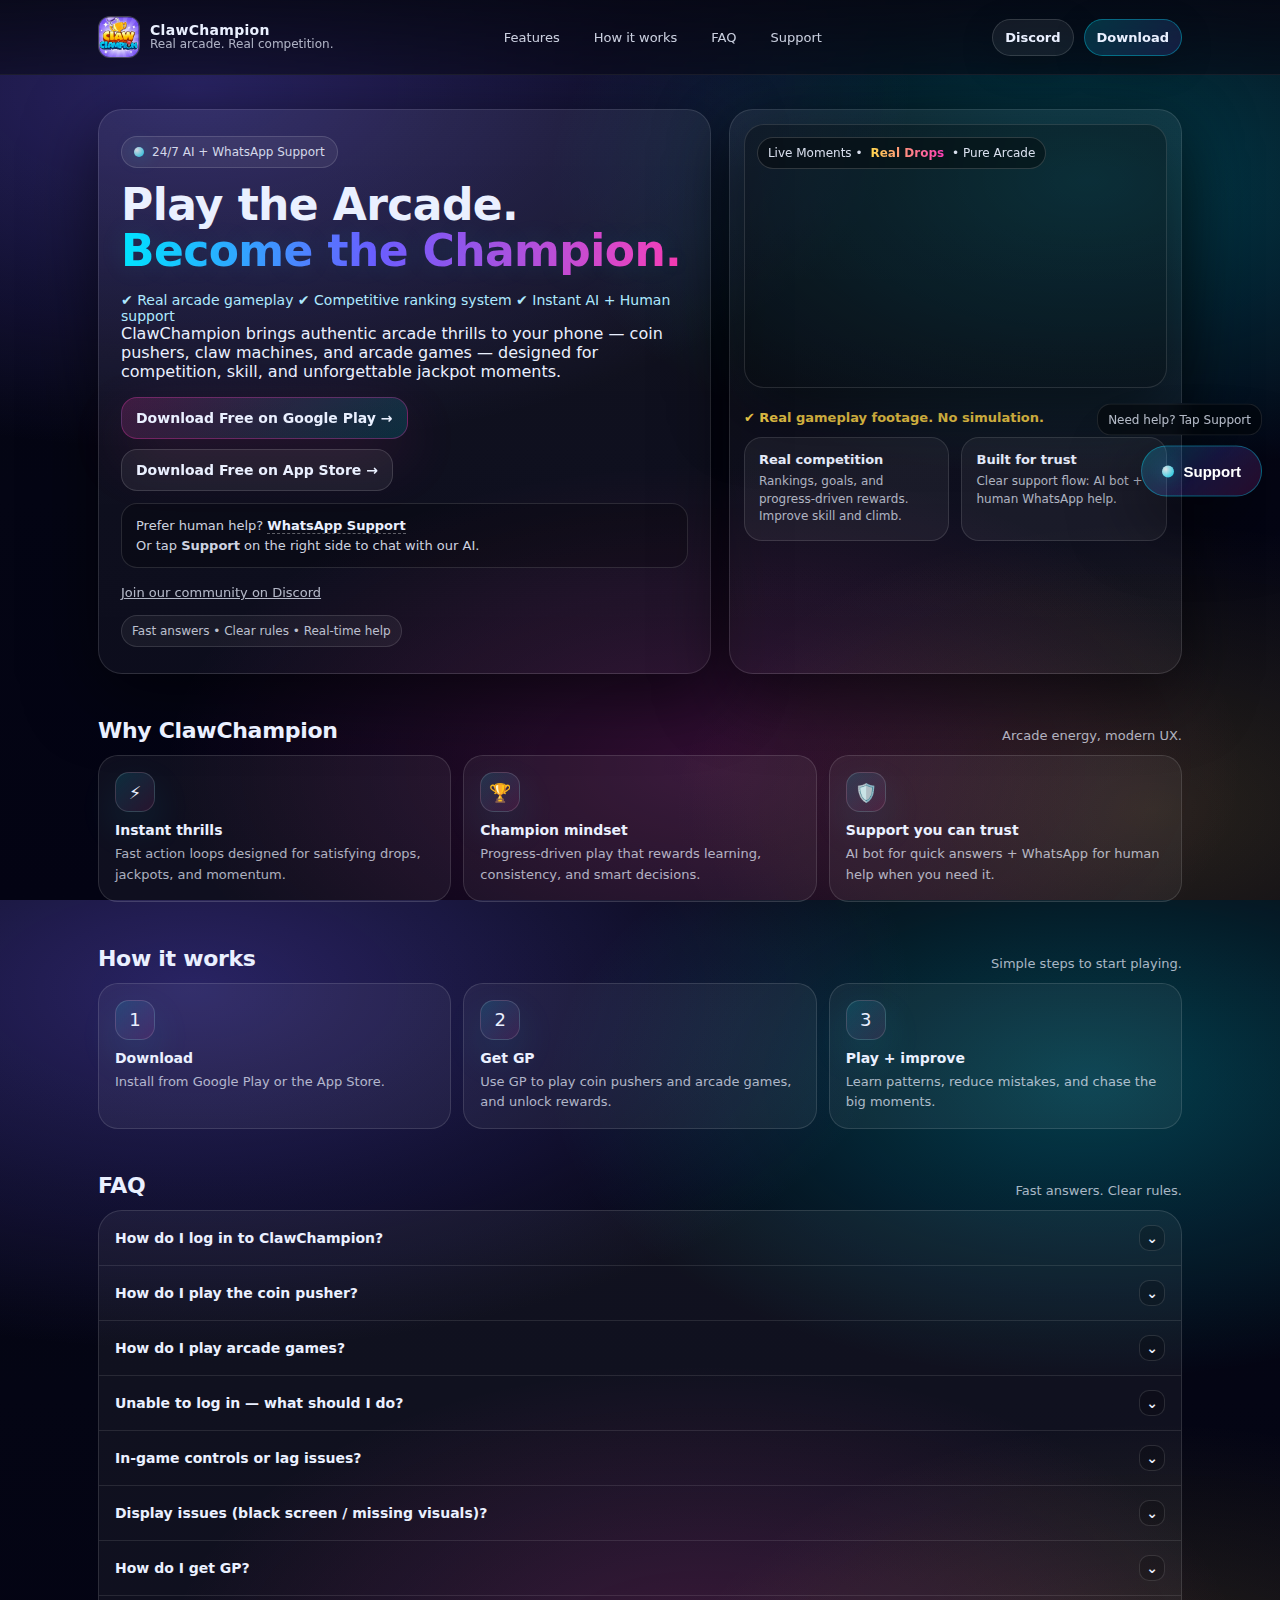
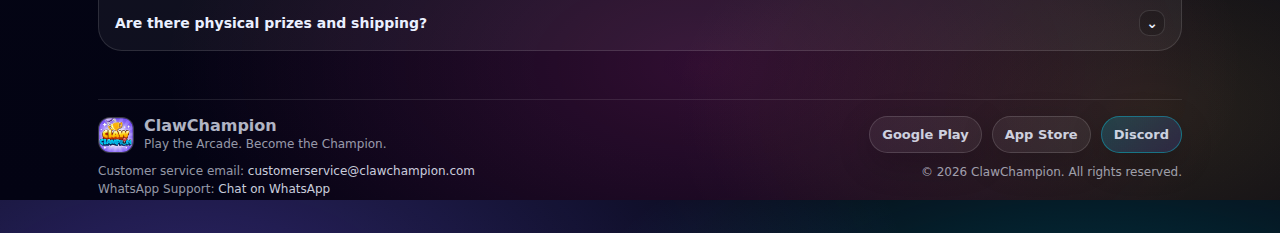
<file: index.html>
<!doctype html>
<html lang="en">
<head>
  <!-- Google Tag Manager -->
  <script>
  (function(w,d,s,l,i){w[l]=w[l]||[];w[l].push({'gtm.start':
  new Date().getTime(),event:'gtm.js'});var f=d.getElementsByTagName(s)[0],
  j=d.createElement(s),dl=l!='dataLayer'?'&l='+l:'';j.async=true;j.src=
  'https://www.googletagmanager.com/gtm.js?id='+i+dl;f.parentNode.insertBefore(j,f);
  })(window,document,'script','dataLayer','GTM-NJ35GM2Z');
  </script>
  <!-- End Google Tag Manager -->

  <meta charset="UTF-8" />
  <meta name="viewport" content="width=device-width, initial-scale=1" />
  <title>ClawChampion — Play the Arcade. Become the Champion.</title>
  <meta name="description" content="Real arcade thrills on your phone: coin pushers, claw machines, and arcade games. Play the Arcade. Become the Champion." />

  <style>
    :root{
      --bg:#060713;
      --card: rgba(255,255,255,.06);
      --text:#EAF0FF;
      --muted: rgba(234,240,255,.72);
      --n1:#6D5BFF;
      --n2:#00E5FF;
      --n3:#FF3DB8;
      --n4:#FFD84D;
      --shadow: 0 18px 70px rgba(0,0,0,.55);
      --radius2: 24px;
      --max: 1120px;
    }

    *{box-sizing:border-box}
    html,body{height:100%}
    body{
      margin:0;
      font-family: ui-sans-serif, system-ui, -apple-system, Segoe UI, Roboto, Helvetica, Arial, "Apple Color Emoji","Segoe UI Emoji";
      color:var(--text);
      background:
        radial-gradient(1200px 600px at 15% 10%, rgba(109,91,255,.35), transparent 60%),
        radial-gradient(900px 500px at 85% 20%, rgba(0,229,255,.25), transparent 60%),
        radial-gradient(900px 500px at 55% 85%, rgba(255,61,184,.18), transparent 60%),
        radial-gradient(800px 480px at 90% 90%, rgba(255,216,77,.14), transparent 60%),
        linear-gradient(180deg, #050610, #040514 55%, #030313);
      overflow-x:hidden;
    }

    a{color:inherit}
    .wrap{max-width:var(--max); margin:0 auto; padding:0 18px;}

    /* Top nav */
    .nav{
      position:sticky; top:0; z-index:50;
      backdrop-filter: blur(14px);
      background: linear-gradient(180deg, rgba(6,7,19,.82), rgba(6,7,19,.55));
      border-bottom:1px solid rgba(255,255,255,.08);
    }
    .nav-inner{
      height:74px;
      display:flex;
      align-items:center;
      justify-content:space-between;
      gap:14px;
    }
    .brand{
      display:flex; align-items:center; gap:10px;
      text-decoration:none;
    }
    /* Use real image logo */
    .logo-img{
      width:42px; height:42px;
      border-radius:12px;
      display:block;
      object-fit:cover;
      border:1px solid rgba(255,255,255,.18);
      background: rgba(255,255,255,.06);
      filter:none !important;
      -webkit-filter:none !important;
      mix-blend-mode:normal !important;
      opacity:1 !important;
    }
    .brand-text{display:flex; flex-direction:column; line-height:1.1}
    .brand-text strong{font-size:14px; letter-spacing:.3px}
    .brand-text span{font-size:12px; color:var(--muted)}
    .menu{
      display:flex; align-items:center; gap:14px;
    }
    .menu a{
      text-decoration:none;
      font-size:13px;
      color:rgba(234,240,255,.86);
      padding:10px 10px;
      border-radius:12px;
      transition:.18s ease;
    }
    .menu a:hover{background:rgba(255,255,255,.06)}
    .nav-cta{display:flex; align-items:center; gap:10px}
    .pill{
      display:inline-flex; align-items:center; gap:10px;
      padding:10px 12px;
      border-radius:999px;
      border:1px solid rgba(255,255,255,.14);
      background:rgba(255,255,255,.06);
      text-decoration:none;
      font-weight:700;
      font-size:13px;
      transition:.18s ease;
      box-shadow: 0 10px 35px rgba(0,0,0,.20);
      white-space:nowrap;
    }
    .pill:hover{transform: translateY(-1px); background:rgba(255,255,255,.08)}
    .pill.primary{
      border:1px solid rgba(0,229,255,.35);
      background: linear-gradient(135deg, rgba(0,229,255,.18), rgba(109,91,255,.16));
    }

    /* Mobile menu */
    .burger{
      display:none;
      width:42px; height:42px;
      border-radius:14px;
      border:1px solid rgba(255,255,255,.14);
      background:rgba(255,255,255,.06);
      color:var(--text);
      cursor:pointer;
    }
    .burger:active{transform:scale(.98)}
    .mobile{
      display:none;
      padding:0 18px 14px;
    }
    .mobile a{
      display:block;
      text-decoration:none;
      padding:12px 12px;
      border-radius:14px;
      background:rgba(255,255,255,.05);
      border:1px solid rgba(255,255,255,.10);
      margin-top:10px;
      font-size:14px;
    }

    /* Hero */
    .hero{padding:34px 0 22px}
    .hero-grid{
      display:grid;
      grid-template-columns: 1.15fr .85fr;
      gap:18px;
      align-items:stretch;
    }
    .card{
      border:1px solid rgba(255,255,255,.12);
      background: linear-gradient(180deg, rgba(255,255,255,.06), rgba(255,255,255,.04));
      border-radius:var(--radius2);
      box-shadow: var(--shadow);
    }
    .hero-left{padding:26px 22px}
    .tag{
      display:inline-flex;
      gap:8px;
      align-items:center;
      font-size:12px;
      color:rgba(234,240,255,.88);
      padding:8px 12px;
      border-radius:999px;
      border:1px solid rgba(255,255,255,.14);
      background: rgba(255,255,255,.06);
    }
    .tag i{
      width:10px;height:10px;border-radius:999px;
      background: radial-gradient(circle at 30% 30%, rgba(255,255,255,.8), rgba(0,229,255,.75));
      box-shadow: 0 0 18px rgba(0,229,255,.35);
    }
    h1{
      margin:14px 0 10px;
      font-size:44px;
      line-height:1.05;
      letter-spacing:-.6px;
    }
    .grad{
      background: linear-gradient(90deg, var(--n2), var(--n1) 45%, var(--n3));
      -webkit-background-clip:text;
      background-clip:text;
      color:transparent;
      text-shadow: 0 0 28px rgba(0,229,255,.10);
    }
    .sub{
      color:var(--muted);
      font-size:15px;
      line-height:1.6;
      margin:0 0 18px;
      max-width:56ch;
    }
    .cta-row{
      display:flex;
      flex-wrap:wrap;
      gap:10px;
      align-items:center;
      margin-top:10px;
    }
    .btn{
      display:inline-flex;
      align-items:center;
      justify-content:center;
      gap:10px;
      padding:12px 14px;
      border-radius:16px;
      border:1px solid rgba(255,255,255,.14);
      background: rgba(255,255,255,.06);
      text-decoration:none;
      font-weight:800;
      font-size:14px;
      transition:.18s ease;
      min-width:170px;
    }
    .btn:hover{transform: translateY(-1px); background: rgba(255,255,255,.09)}
    .btn.primary{
      border:1px solid rgba(255,61,184,.30);
      background: linear-gradient(135deg, rgba(255,61,184,.18), rgba(0,229,255,.14));
      box-shadow: 0 20px 60px rgba(255,61,184,.12);
    }
    .btn small{font-weight:700; opacity:.86}
    .support-note{
      margin-top:12px;
      padding:12px 14px;
      border-radius:16px;
      border:1px solid rgba(255,255,255,.12);
      background: rgba(0,0,0,.22);
      color:rgba(234,240,255,.88);
      font-size:13px;
      line-height:1.5;
    }
    .support-note a{color:#EAF0FF; font-weight:800; text-decoration:none; border-bottom:1px dashed rgba(255,255,255,.35)}
    .support-note a:hover{border-bottom-color:rgba(255,255,255,.7)}
    .mini{
      display:flex; gap:10px; flex-wrap:wrap;
      margin-top:14px;
      color:rgba(234,240,255,.78);
      font-size:12px;
    }
    .mini span{
      padding:8px 10px;
      border-radius:999px;
      border:1px solid rgba(255,255,255,.12);
      background: rgba(255,255,255,.05);
    }

    .hero-right{
      padding:14px;
      display:flex;
      flex-direction:column;
      gap:12px;
    }
    .video-shell{
      position:relative;
      border-radius: 20px;
      overflow:hidden;
      border:1px solid rgba(255,255,255,.12);
      background: rgba(0,0,0,.35);
      box-shadow: 0 20px 70px rgba(0,0,0,.55);
      aspect-ratio: 16/10;
    }
    .video-shell video{
      width:100%;
      height:100%;
      object-fit:cover;
      display:block;
      filter:saturate(1.15) contrast(1.08);
    }
    .video-badge{
      position:absolute;
      left:12px; top:12px;
      display:inline-flex; gap:8px; align-items:center;
      padding:8px 10px;
      border-radius:999px;
      border:1px solid rgba(255,255,255,.16);
      background: rgba(0,0,0,.38);
      font-size:12px;
      color:rgba(234,240,255,.92);
      backdrop-filter: blur(10px);
    }
    .video-badge b{
      background: linear-gradient(90deg, var(--n4), var(--n3));
      -webkit-background-clip:text;
      background-clip:text;
      color:transparent;
    }
    .side-cards{
      display:grid;
      grid-template-columns: 1fr 1fr;
      gap:12px;
    }
    .mini-card{
      padding:14px 14px;
      border-radius:18px;
      border:1px solid rgba(255,255,255,.12);
      background: rgba(255,255,255,.05);
    }
    .mini-card strong{display:block; font-size:13px; margin-bottom:6px}
    .mini-card p{margin:0; font-size:12px; color:var(--muted); line-height:1.45}

    /* Sections */
    section{padding:22px 0}
    .section-title{
      display:flex;
      align-items:flex-end;
      justify-content:space-between;
      gap:12px;
      margin-bottom:12px;
    }
    .section-title h2{
      margin:0;
      font-size:22px;
      letter-spacing:-.3px;
    }
    .section-title p{
      margin:0;
      color:var(--muted);
      font-size:13px;
    }

    .grid3{
      display:grid;
      grid-template-columns: repeat(3, 1fr);
      gap:12px;
    }
    .feature{
      padding:16px;
      border-radius:20px;
      border:1px solid rgba(255,255,255,.12);
      background: rgba(255,255,255,.05);
      min-height:132px;
    }
    .feature .icon{
      width:40px;height:40px;border-radius:14px;
      display:flex;align-items:center;justify-content:center;
      border:1px solid rgba(255,255,255,.14);
      background: linear-gradient(135deg, rgba(0,229,255,.14), rgba(255,61,184,.10));
      box-shadow: 0 16px 40px rgba(0,229,255,.10);
      margin-bottom:10px;
      font-size:18px;
    }
    .feature strong{display:block; font-size:14px; margin-bottom:6px}
    .feature p{margin:0; color:var(--muted); font-size:13px; line-height:1.55}

    /* FAQ */
    .faq{
      overflow:hidden;
      border-radius:var(--radius2);
      border:1px solid rgba(255,255,255,.12);
      background: rgba(255,255,255,.05);
    }
    details{
      border-top:1px solid rgba(255,255,255,.10);
      padding:14px 16px;
    }
    details:first-child{border-top:none}
    summary{
      cursor:pointer;
      list-style:none;
      display:flex;
      align-items:center;
      justify-content:space-between;
      gap:10px;
      font-weight:800;
      font-size:14px;
    }
    summary::-webkit-details-marker{display:none}
    .ans{
      margin-top:10px;
      color:var(--muted);
      font-size:13px;
      line-height:1.6;
    }
    .chev{
      width:26px;height:26px;border-radius:10px;
      border:1px solid rgba(255,255,255,.12);
      background: rgba(0,0,0,.18);
      display:flex;align-items:center;justify-content:center;
      flex:0 0 auto;
      transition:.18s ease;
    }
    details[open] .chev{transform: rotate(180deg)}

    /* Footer */
    footer{padding:26px 0 34px; color:rgba(234,240,255,.75)}
    .foot{
      display:grid;
      grid-template-columns: 1.2fr .8fr;
      gap:14px;
      border-top:1px solid rgba(255,255,255,.10);
      padding-top:16px;
    }
    .foot a{color:rgba(234,240,255,.86); text-decoration:none}
    .foot a:hover{text-decoration:underline}
    .small{font-size:12px; color:rgba(234,240,255,.64); line-height:1.55}

    /* Responsive */
    @media (max-width: 980px){
      h1{font-size:40px}
      .grid3{grid-template-columns:1fr; }
      .hero-grid{grid-template-columns:1fr}
      .side-cards{grid-template-columns:1fr 1fr}
    }
    @media (max-width: 720px){
      .menu{display:none}
      .nav-cta{display:none}
      .burger{display:inline-flex; align-items:center; justify-content:center}
      .mobile{display:block}
      .side-cards{grid-template-columns:1fr}
      h1{font-size:34px}
      .btn{min-width: 160px; width:100%}
      .cta-row{gap:10px}
    }

    /* ===== Support Hub (Floating) ===== */
    .support-hub{
      position: fixed;
      right: 18px;
      left: auto;
      top: 50%;
      bottom: auto;
      transform: translateY(-50%);
      z-index: 99999;
      display: flex;
      flex-direction: column;
      align-items: flex-end;
      gap: 10px;
    }
    .support-hub__panel{
      width: min(92vw, 340px);
      border-radius: 18px;
      border: 1px solid rgba(255,255,255,.16);
      background: rgba(0,0,0,.55);
      backdrop-filter: blur(14px);
      box-shadow: 0 24px 80px rgba(0,0,0,.60);
      overflow: hidden;
      display: none;
    }
    .support-hub__panel.open{display:block;}
    .support-hub__header{
      padding: 12px 14px;
      display:flex;
      justify-content: space-between;
      align-items:center;
      border-bottom: 1px solid rgba(255,255,255,.10);
    }
    .support-hub__header strong{font-size:13px; letter-spacing:.2px;}
    .support-hub__close{
      width: 34px; height: 34px;
      border-radius: 12px;
      border: 1px solid rgba(255,255,255,.14);
      background: rgba(255,255,255,.06);
      color: #fff;
      cursor:pointer;
    }
    .support-hub__body{padding: 12px 12px 14px;}
    .support-hub__btn{
      width:100%;
      display:flex;
      align-items:center;
      gap:10px;
      padding: 12px 12px;
      border-radius: 16px;
      border: 1px solid rgba(255,255,255,.14);
      background: rgba(255,255,255,.06);
      color:#fff;
      text-decoration:none;
      font-weight: 800;
      margin-top: 10px;
      transition: .18s ease;
    }
    .support-hub__btn:hover{transform: translateY(-1px); background: rgba(255,255,255,.10)}
    .support-hub__btn small{display:block; font-weight:700; opacity:.78}
    .support-hub__dot{
      width: 12px; height: 12px; border-radius:999px;
      background: radial-gradient(circle at 30% 30%, rgba(255,255,255,.85), rgba(0,229,255,.85));
      box-shadow: 0 0 18px rgba(0,229,255,.35);
      flex: 0 0 auto;
    }
    .support-hub__dot.wa{
      background: radial-gradient(circle at 30% 30%, rgba(255,255,255,.85), rgba(0,255,163,.85));
      box-shadow: 0 0 18px rgba(0,255,163,.35);
    }
    .support-hub__fab{
      display:inline-flex;
      align-items:center;
      gap:10px;
      padding: 16px 20px;
      border-radius: 999px;
      border: 1px solid rgba(0,229,255,.35);
      background: linear-gradient(135deg, rgba(0,229,255,.20), rgba(109,91,255,.18), rgba(255,61,184,.14));
      box-shadow: 0 22px 70px rgba(0,0,0,.55);
      color:#fff;
      cursor:pointer;
      font-weight: 900;
      font-size: 15px;
      transition: .18s ease;
      user-select:none;
      -webkit-tap-highlight-color: transparent;
    }
    .support-hub__fab:hover{transform: translateY(-1px);}
    .support-hub__hint{
      font-size: 12px;
      color: rgba(234,240,255,.76);
      background: rgba(0,0,0,.40);
      border: 1px solid rgba(255,255,255,.10);
      padding: 8px 10px;
      border-radius: 14px;
      backdrop-filter: blur(10px);
      max-width: 220px;
      text-align:right;
    }
    @media (max-width:720px){
      .support-hub{top:auto; bottom:18px; transform:none;}
      .support-hub__hint{display:none;}
    }

    /* ===== Hide ONLY the Chatbase launcher bubble (keep widget clickable) ===== */
#chatbase-bubble,
#chatbase-bubble-button,
.chatbase-bubble,
.chatbase-launcher,
.chatbase-tooltip{
  opacity: 0 !important;
  pointer-events: none !important;
  transform: scale(.92) !important;
}

/* Keep the actual chat window / iframe interactive */
iframe[src*="chatbase.co"],
#chatbase-widget,
.chatbase-widget{
  opacity: 1 !important;
  pointer-events: auto !important;
}
    /* ===== Hide Chatbase welcome toast/banner only ===== */
.chatbase-toast,
#chatbase-message,
#chatbase-tooltip,
div[role="dialog"][aria-live],
div[aria-live="polite"],
div[aria-live="assertive"]{
  display: none !important;
}
    /* Anchor offset for sticky nav */
#download{
  scroll-margin-top: 96px;
}
    /* ===== Download CTA glow (breathing) ===== */
@keyframes dlGlow {
  0%   { box-shadow: 0 0 0 rgba(0,0,0,0); transform: translateY(0); }
  55%  { box-shadow: 0 0 26px rgba(0,229,255,.22), 0 0 46px rgba(255,61,184,.14); transform: translateY(-1px); }
  100% { box-shadow: 0 0 0 rgba(0,0,0,0); transform: translateY(0); }
}
.btn.dl{
  animation: dlGlow 1.9s ease-in-out infinite;
  will-change: box-shadow, transform;
}

/* Make primary (Google) slightly stronger */
.btn.primary.dl{
  animation-duration: 1.6s;
}

/* Respect users who prefer reduced motion */
@media (prefers-reduced-motion: reduce){
  .btn.dl{ animation: none !important; }
}
  </style>
</head>

<body>
  <!-- Google Tag Manager (noscript) -->
  <noscript><iframe src="https://www.googletagmanager.com/ns.html?id=GTM-NJ35GM2Z"
  height="0" width="0" style="display:none;visibility:hidden"></iframe></noscript>
  <!-- End Google Tag Manager (noscript) -->

  <!-- NAV -->
  <div class="nav">
    <div class="wrap">
      <div class="nav-inner">
        <a class="brand" href="#top">
          <!-- IMPORTANT: put your real logo file at /logo.jpg (same folder as index.html).
               If your file name/path is different, change src accordingly. -->
          <img class="logo-img" src="logo.jpg" alt="ClawChampion" />
          <div class="brand-text">
            <strong>ClawChampion</strong>
            <span>Real arcade. Real competition.</span>
          </div>
        </a>

        <nav class="menu" aria-label="Primary">
          <a href="#features">Features</a>
          <a href="#how">How it works</a>
          <a href="#faq">FAQ</a>
          <a href="#support">Support</a>
        </nav>

        <div class="nav-cta">
          <a class="pill" href="https://discord.gg/TbnewwnT8A" target="_blank" rel="noopener">Discord</a>
          <a class="pill primary" href="#download">Download</a>
        </div>

        <button class="burger" id="burger" aria-label="Open menu">☰</button>
      </div>

      <div class="mobile" id="mobileMenu" style="display:none;">
        <a href="#features">Features</a>
        <a href="#how">How it works</a>
        <a href="#faq">FAQ</a>
        <a href="#support">Support</a>
        <a href="https://discord.gg/TbnewwnT8A" target="_blank" rel="noopener">Join Discord</a>
        <a href="#download">Download</a>
      </div>
    </div>
  </div>

  <!-- HERO -->
  <main id="top" class="hero">
    <div class="wrap">
      <div class="hero-grid">
        <div class="card hero-left" id="download">
          <span class="tag"><i></i> 24/7 AI + WhatsApp Support</span>

          <h1>
            Play the Arcade.<br/>
            <span class="grad">Become the Champion.</span>
          </h1>

          <p class="sub">
            <div style="margin-top:12px;font-size:14px;color:#AEE9FF;">
  ✔ Real arcade gameplay  
  ✔ Competitive ranking system  
  ✔ Instant AI + Human support
</div>
            ClawChampion brings authentic arcade thrills to your phone — coin pushers, claw machines,
            and arcade games — designed for competition, skill, and unforgettable jackpot moments.
          </p>

          <div class="cta-row">
            <a class="btn primary dl" href="https://play.google.com/store/apps/details?id=com.clawchampion.cc" target="_blank" rel="noopener">
    Download Free on Google Play →
</a>
<a class="btn dl" href="https://apps.apple.com/us/app/claw-champion/id6463124814?l=zh-Hans-CN" target="_blank" rel="noopener">
  Download Free on App Store →
</a>

<!-- Discord moved below -->
          </div>

          <div class="support-note" id="support">
            Prefer human help?
<a href="https://wa.me/8615140565877" target="_blank" rel="noopener">WhatsApp Support</a>
            <br/>
            Or tap <b>Support</b> on the right side to chat with our AI.
          </div>
<div style="margin-top:14px;">
  <a href="https://discord.gg/TbnewwnT8A" target="_blank" rel="noopener"
     style="font-size:13px;opacity:.75;text-decoration:underline;">
    Join our community on Discord
  </a>
</div>
          <!-- Invitation removed; keep only one trust line -->
          <div class="mini">
            <span>Fast answers • Clear rules • Real-time help</span>
          </div>
        </div>

        <div class="card hero-right">
          <div class="video-shell" aria-label="ClawChampion hero video">
            <video src="https://www.clawchampion.com/hero.mp4" autoplay muted loop playsinline></video>
            <div class="video-badge">Live Moments • <b>Real Drops</b> • Pure Arcade</div>
          </div>
<div style="margin-top:10px;font-size:13px;color:#FFD84D;font-weight:600;">
  ✔ Real gameplay footage. No simulation.
</div>
          <div class="side-cards">
            <div class="mini-card">
              <strong>Real competition</strong>
              <p>Rankings, goals, and progress-driven rewards. Improve skill and climb.</p>
            </div>
            <div class="mini-card">
              <strong>Built for trust</strong>
              <p>Clear support flow: AI bot + human WhatsApp help.</p>
            </div>
          </div>
        </div>
      </div>
    </div>
  </main>

  <!-- FEATURES -->
  <section id="features">
    <div class="wrap">
      <div class="section-title">
        <h2>Why ClawChampion</h2>
        <p>Arcade energy, modern UX.</p>
      </div>

      <div class="grid3">
        <div class="feature">
          <div class="icon">⚡</div>
          <strong>Instant thrills</strong>
          <p>Fast action loops designed for satisfying drops, jackpots, and momentum.</p>
        </div>
        <div class="feature">
          <div class="icon">🏆</div>
          <strong>Champion mindset</strong>
          <p>Progress-driven play that rewards learning, consistency, and smart decisions.</p>
        </div>
        <div class="feature">
          <div class="icon">🛡️</div>
          <strong>Support you can trust</strong>
          <p>AI bot for quick answers + WhatsApp for human help when you need it.</p>
        </div>
      </div>
    </div>
  </section>

  <!-- HOW -->
  <section id="how">
    <div class="wrap">
      <div class="section-title">
        <h2>How it works</h2>
        <p>Simple steps to start playing.</p>
      </div>

      <div class="grid3">
        <div class="feature">
          <div class="icon">1</div>
          <strong>Download</strong>
          <p>Install from Google Play or the App Store.</p>
        </div>
        <div class="feature">
          <div class="icon">2</div>
          <strong>Get GP</strong>
          <p>Use GP to play coin pushers and arcade games, and unlock rewards.</p>
        </div>
        <div class="feature">
          <div class="icon">3</div>
          <strong>Play + improve</strong>
          <p>Learn patterns, reduce mistakes, and chase the big moments.</p>
        </div>
      </div>
    </div>
  </section>

  <!-- FAQ -->
  <section id="faq">
    <div class="wrap">
      <div class="section-title">
        <h2>FAQ</h2>
        <p>Fast answers. Clear rules.</p>
      </div>

      <div class="faq">
        <details>
          <summary>
            How do I log in to ClawChampion?
            <span class="chev">⌄</span>
          </summary>
          <div class="ans">
            You can log in via Guest Login, Gmail Email Registration Login, or Social Account Login.
          </div>
        </details>

        <details>
          <summary>
            How do I play the coin pusher?
            <span class="chev">⌄</span>
          </summary>
          <div class="ans">
            After inserting coins, push forward to drop more coins. Dropped coins are added directly to your GP balance.
          </div>
        </details>

        <details>
          <summary>
            How do I play arcade games?
            <span class="chev">⌄</span>
          </summary>
          <div class="ans">
            Enter an arcade room and follow the room instructions. Read the instructions before starting.
          </div>
        </details>

        <details>
          <summary>
            Unable to log in — what should I do?
            <span class="chev">⌄</span>
          </summary>
          <div class="ans">
            Check your network and ensure you have the latest version installed. If issues persist, try reinstalling the app.
            For help, email: customerservice@clawchampion.com
          </div>
        </details>

        <details>
          <summary>
            In-game controls or lag issues?
            <span class="chev">⌄</span>
          </summary>
          <div class="ans">
            If there is lag or missing buttons, use the in-room Fault button. If you believe there was GP loss, contact support with proof.
          </div>
        </details>

        <details>
          <summary>
            Display issues (black screen / missing visuals)?
            <span class="chev">⌄</span>
          </summary>
          <div class="ans">
            Try restarting the room or the app. If it continues, contact support with screenshots or recordings.
          </div>
        </details>

        <details>
          <summary>
            How do I get GP?
            <span class="chev">⌄</span>
          </summary>
          <div class="ans">
            New users get GP on first login. You can also get GP via invite rewards, recharge, and occasional events.
          </div>
        </details>

        <details>
          <summary>
            Are there physical prizes and shipping?
            <span class="chev">⌄</span>
          </summary>
          <div class="ans">
            ClawChampion is a pure entertainment game. No physical prizes, shipping, or logistics services are provided.
          </div>
        </details>
      </div>
    </div>
  </section>

  <!-- FOOTER -->
  <footer>
    <div class="wrap">
      <div class="foot">
        <div>
          <div style="display:flex; align-items:center; gap:10px; margin-bottom:8px;">
            <img class="logo-img" src="logo.jpg" alt="ClawChampion" style="width:36px;height:36px;border-radius:12px;" />
            <div>
              <div style="font-weight:900;">ClawChampion</div>
              <div class="small">Play the Arcade. Become the Champion.</div>
            </div>
          </div>

          <div class="small">
            Customer service email: <a href="mailto:customerservice@clawchampion.com">customerservice@clawchampion.com</a><br/>
            WhatsApp Support: <a href="https://wa.me/8615140565877" target="_blank" rel="noopener">Chat on WhatsApp</a>
          </div>
        </div>

        <div>
          <div style="display:flex; gap:10px; flex-wrap:wrap; justify-content:flex-end;">
            <a class="pill" href="https://play.google.com/store/apps/details?id=com.clawchampion.cc" target="_blank" rel="noopener">Google Play</a>
            <a class="pill" href="https://apps.apple.com/us/app/claw-champion/id6463124814?l=zh-Hans-CN" target="_blank" rel="noopener">App Store</a>
            <a class="pill primary" href="https://discord.gg/TbnewwnT8A" target="_blank" rel="noopener">Discord</a>
          </div>
          <div class="small" style="text-align:right; margin-top:10px;">
            © <span id="year"></span> ClawChampion. All rights reserved.
          </div>
        </div>
      </div>
    </div>
  </footer>

  <!-- Support Hub (Floating) -->
  <div class="support-hub" aria-label="Support Hub">
    <div class="support-hub__hint">Need help? Tap Support</div>

    <div class="support-hub__panel" id="supportPanel">
      <div class="support-hub__header">
        <strong>Support</strong>
        <button class="support-hub__close" id="supportClose" aria-label="Close">✕</button>
      </div>
      <div class="support-hub__body">
        <a class="support-hub__btn" href="#" id="openChatbase">
          <span class="support-hub__dot" aria-hidden="true"></span>
          <div>
            Chat with AI Support
            <small>Fast answers for common questions</small>
          </div>
        </a>

        <a class="support-hub__btn" href="https://wa.me/8615140565877" target="_blank" rel="noopener">
          <span class="support-hub__dot wa" aria-hidden="true"></span>
          <div>
            WhatsApp Human Support
            <small>Tap to chat on WhatsApp</small>
          </div>
        </a>
      </div>
    </div>

    <button class="support-hub__fab" id="supportFab" aria-label="Open Support">
      <span class="support-hub__dot" aria-hidden="true"></span>
      Support
    </button>
  </div>

  <script>
    // Mobile menu
    const burger = document.getElementById('burger');
    const mobileMenu = document.getElementById('mobileMenu');
    burger?.addEventListener('click', () => {
      const open = mobileMenu.style.display === 'block';
      mobileMenu.style.display = open ? 'none' : 'block';
      burger.textContent = open ? '☰' : '✕';
    });

    // Footer year
    document.getElementById('year').textContent = new Date().getFullYear();

    </script>
  <!-- Chatbase embed (ONLY ONE copy) -->
  <script>
  (function(){if(!window.chatbase||window.chatbase("getState")!=="initialized"){window.chatbase=(...arguments)=>{if(!window.chatbase.q){window.chatbase.q=[]}window.chatbase.q.push(arguments)};window.chatbase=new Proxy(window.chatbase,{get(target,prop){if(prop==="q"){return target.q}return(...args)=>target(prop,...args)}})}const onLoad=function(){const script=document.createElement("script");script.src="https://www.chatbase.co/embed.min.js";script.id="3r8Hg4XBUHdbyAxfg2u59";script.domain="www.chatbase.co";document.body.appendChild(script)};if(document.readyState==="complete"){onLoad()}else{window.addEventListener("load",onLoad)}})();
  </script>
<script>
document.addEventListener("DOMContentLoaded", function(){

  var supportFab = document.getElementById("supportFab");
  var supportPanel = document.getElementById("supportPanel");
  var supportClose = document.getElementById("supportClose");
  var openChatbase = document.getElementById("openChatbase");

  if (supportFab && supportPanel) {
    supportFab.addEventListener("click", function(){
      supportPanel.classList.toggle("open");
    });
  }

  if (supportClose && supportPanel) {
    supportClose.addEventListener("click", function(){
      supportPanel.classList.remove("open");
    });
  }

  if (openChatbase && supportPanel) {
    openChatbase.addEventListener("click", function(e){
      e.preventDefault();
      supportPanel.classList.remove("open");

      setTimeout(function(){
        try{
          if(window.chatbase){
            window.chatbase("open");
            window.chatbase("show");
          }
        }catch(e){}
      }, 150);
    });
  }

});
</script>
</body>
</html>
</file>
